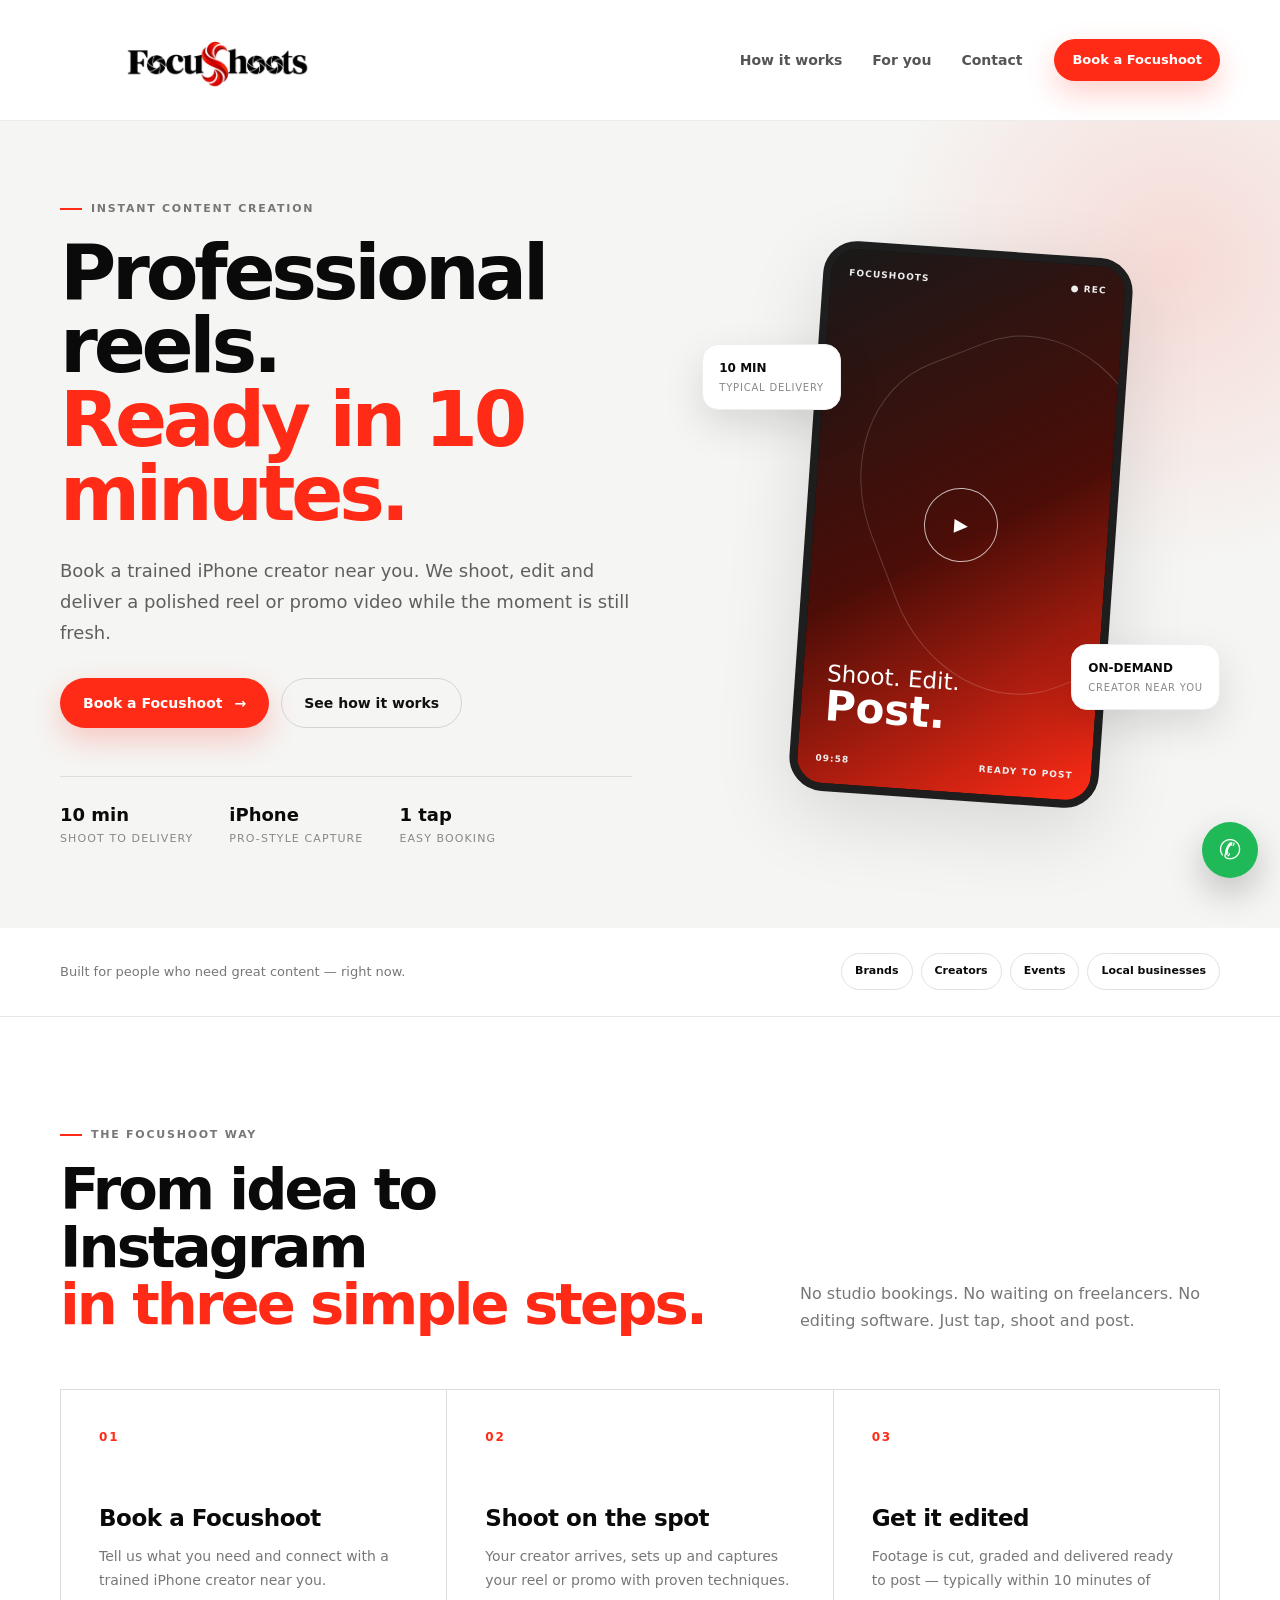
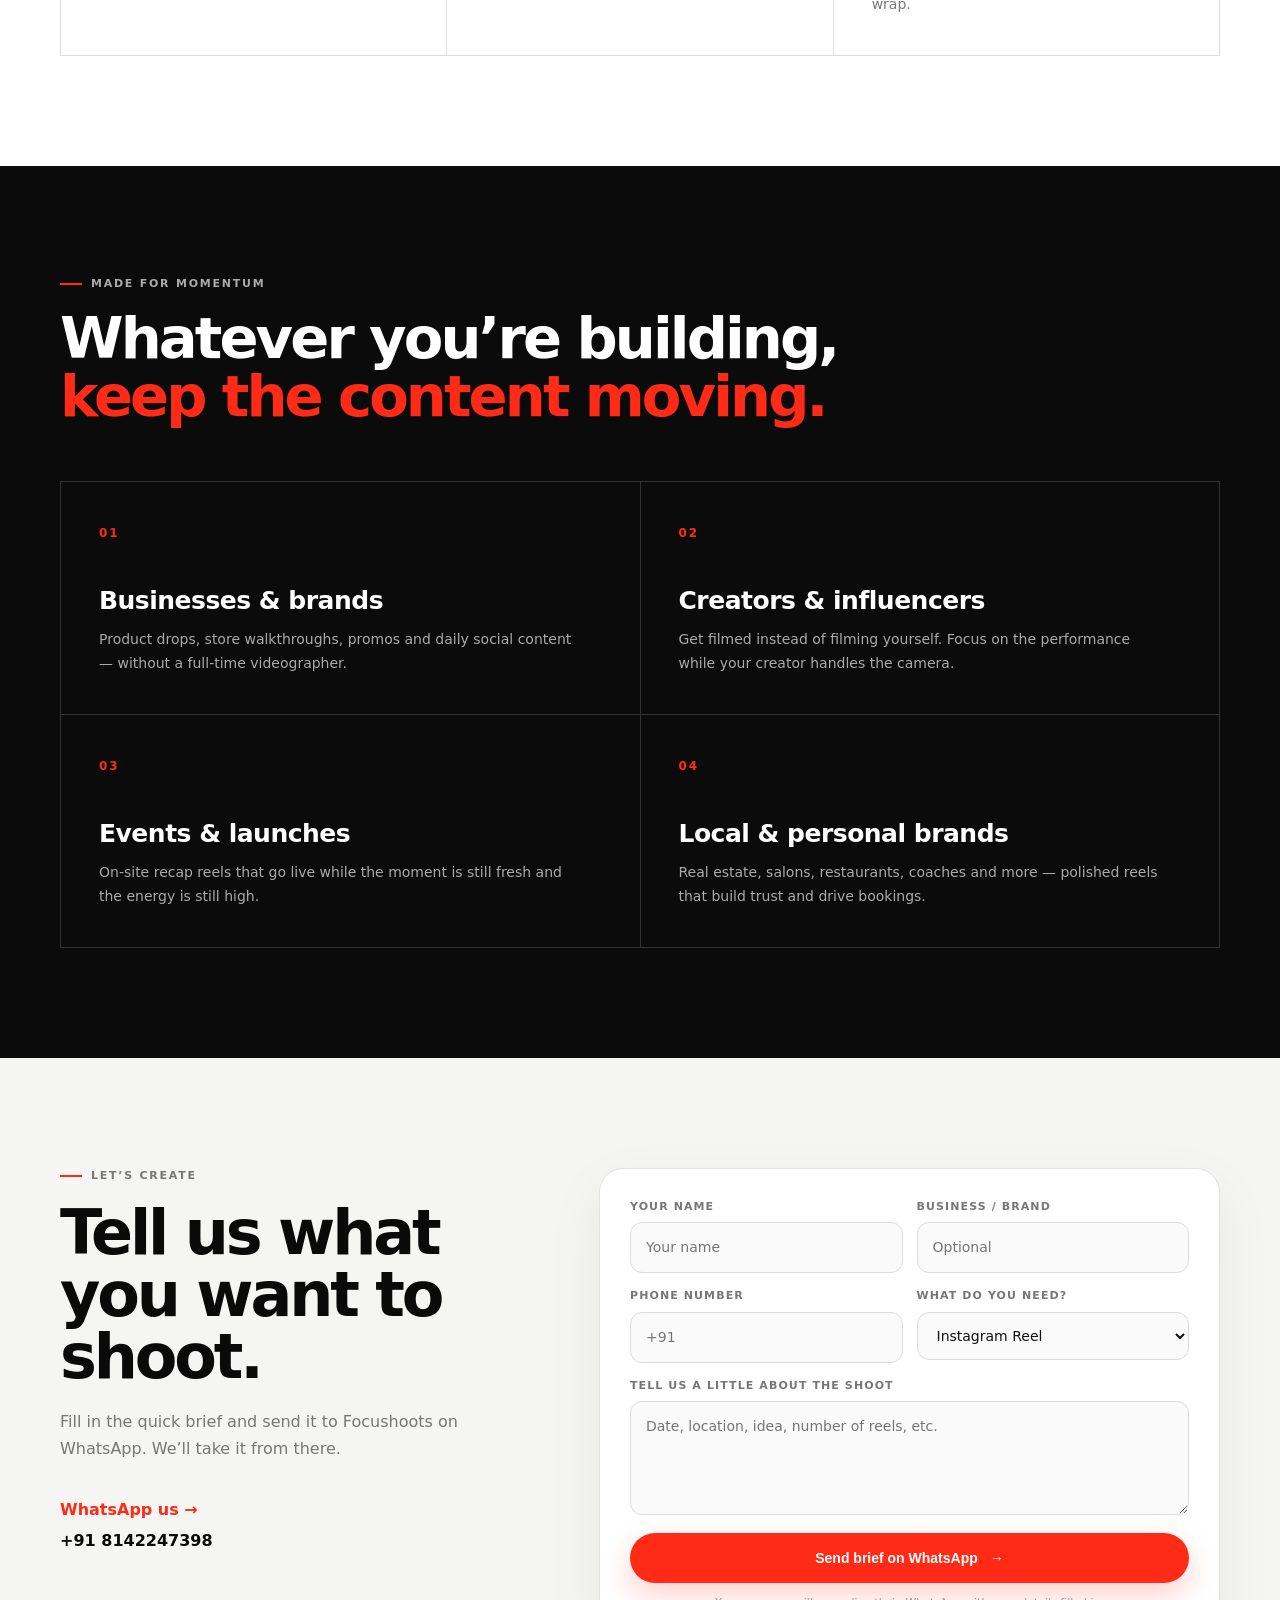
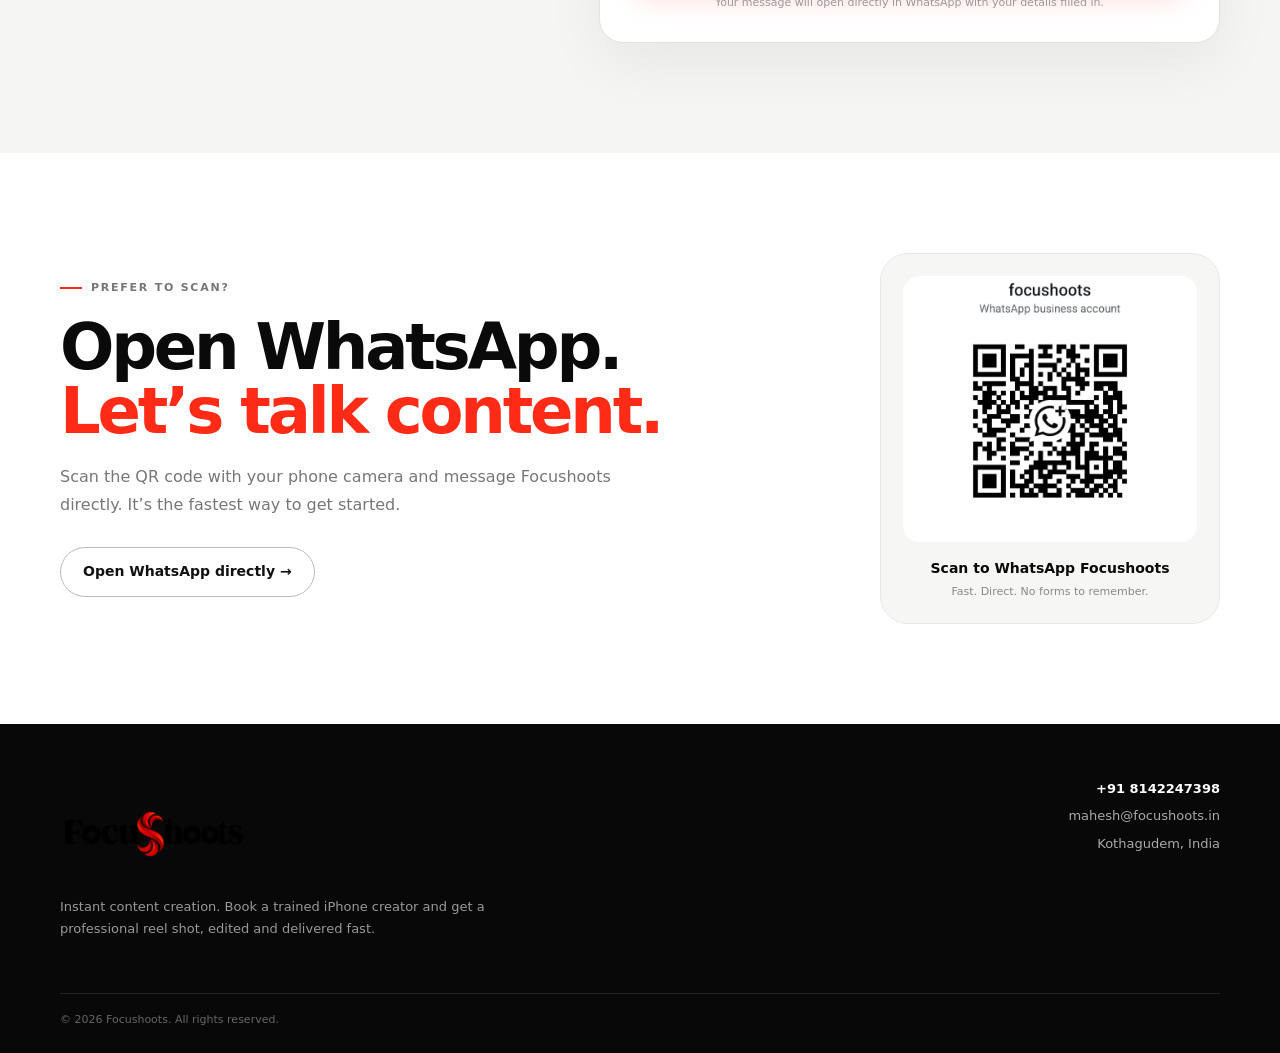
<file: index.html>
<!doctype html>
<html lang="en">
<head>
  <meta charset="utf-8">
  <meta name="viewport" content="width=device-width, initial-scale=1">
  <meta name="theme-color" content="#090909">
  <meta name="description" content="Focushoots connects you with trained iPhone creators nearby who shoot, edit and deliver professional social media reels fast.">
  <title>Focushoots — Shoot. Edit. Post.</title>
  <link rel="stylesheet" href="style.css">
</head>
<body>
  <header class="site-header">
    <div class="container nav-wrap">
      <a class="brand" href="#top" aria-label="Focushoots home">
        <img src="assets/focushoots-logo.png" alt="Focushoots">
      </a>
      <nav class="nav" id="nav">
        <a href="#how-it-works">How it works</a>
        <a href="#who-its-for">For you</a>
        <a href="#contact">Contact</a>
      </nav>
      <a class="btn btn-small btn-red nav-cta" href="#book">Book a Focushoot</a>
      <button class="menu-btn" aria-label="Open menu" aria-expanded="false" aria-controls="nav">☰</button>
    </div>
  </header>

  <main id="top">
    <section class="hero">
      <div class="hero-glow"></div>
      <div class="container hero-grid">
        <div class="hero-copy">
          <div class="eyebrow"><span></span> Instant content creation</div>
          <h1>Professional reels.<br><em>Ready in 10 minutes.</em></h1>
          <p class="hero-text">
            Book a trained iPhone creator near you. We shoot, edit and deliver
            a polished reel or promo video while the moment is still fresh.
          </p>
          <div class="hero-actions">
            <a class="btn btn-red" href="#book">Book a Focushoot <span>→</span></a>
            <a class="btn btn-outline" href="#how-it-works">See how it works</a>
          </div>
          <div class="hero-proof">
            <div><strong>10 min</strong><span>Shoot to delivery</span></div>
            <div><strong>iPhone</strong><span>Pro-style capture</span></div>
            <div><strong>1 tap</strong><span>Easy booking</span></div>
          </div>
        </div>

        <div class="hero-visual" aria-label="Focushoots service preview">
          <div class="phone-card">
            <div class="phone-top"><span>FOCUSHOOTS</span><span>● REC</span></div>
            <div class="phone-screen">
              <div class="play-ring">▶</div>
              <div class="screen-caption">Shoot. Edit.<br><b>Post.</b></div>
            </div>
            <div class="phone-bottom"><span>09:58</span><span>READY TO POST</span></div>
          </div>
          <div class="floating-card fc-one"><b>10 MIN</b><span>Typical delivery</span></div>
          <div class="floating-card fc-two"><b>ON-DEMAND</b><span>Creator near you</span></div>
        </div>
      </div>
    </section>

    <section class="trust-strip">
      <div class="container trust-inner">
        <span>Built for people who need great content — right now.</span>
        <div class="trust-pills">
          <span>Brands</span><span>Creators</span><span>Events</span><span>Local businesses</span>
        </div>
      </div>
    </section>

    <section class="section" id="how-it-works">
      <div class="container">
        <div class="section-head">
          <div>
            <div class="eyebrow"><span></span> The Focushoot way</div>
            <h2>From idea to Instagram<br><em>in three simple steps.</em></h2>
          </div>
          <p>No studio bookings. No waiting on freelancers. No editing software. Just tap, shoot and post.</p>
        </div>

        <div class="steps">
          <article class="step">
            <div class="step-number">01</div>
            <h3>Book a Focushoot</h3>
            <p>Tell us what you need and connect with a trained iPhone creator near you.</p>
          </article>
          <article class="step">
            <div class="step-number">02</div>
            <h3>Shoot on the spot</h3>
            <p>Your creator arrives, sets up and captures your reel or promo with proven techniques.</p>
          </article>
          <article class="step">
            <div class="step-number">03</div>
            <h3>Get it edited</h3>
            <p>Footage is cut, graded and delivered ready to post — typically within 10 minutes of wrap.</p>
          </article>
        </div>
      </div>
    </section>

    <section class="section dark-section" id="who-its-for">
      <div class="container">
        <div class="section-head light">
          <div>
            <div class="eyebrow"><span></span> Made for momentum</div>
            <h2>Whatever you’re building,<br><em>keep the content moving.</em></h2>
          </div>
        </div>

        <div class="audience-grid">
          <article class="audience">
            <span class="audience-icon">01</span>
            <h3>Businesses & brands</h3>
            <p>Product drops, store walkthroughs, promos and daily social content — without a full-time videographer.</p>
          </article>
          <article class="audience">
            <span class="audience-icon">02</span>
            <h3>Creators & influencers</h3>
            <p>Get filmed instead of filming yourself. Focus on the performance while your creator handles the camera.</p>
          </article>
          <article class="audience">
            <span class="audience-icon">03</span>
            <h3>Events & launches</h3>
            <p>On-site recap reels that go live while the moment is still fresh and the energy is still high.</p>
          </article>
          <article class="audience">
            <span class="audience-icon">04</span>
            <h3>Local & personal brands</h3>
            <p>Real estate, salons, restaurants, coaches and more — polished reels that build trust and drive bookings.</p>
          </article>
        </div>
      </div>
    </section>

    <section class="section book-section" id="book">
      <div class="container book-grid">
        <div class="book-copy">
          <div class="eyebrow"><span></span> Let’s create</div>
          <h2>Tell us what you want to shoot.</h2>
          <p>Fill in the quick brief and send it to Focushoots on WhatsApp. We’ll take it from there.</p>
          <div class="contact-mini">
            <a href="https://wa.me/message/VVF6LTLPGUEOH1?src=qr" target="_blank" rel="noopener">WhatsApp us →</a>
            <a href="tel:+918142247398">+91 8142247398</a>
          </div>
        </div>

        <form class="lead-form" id="leadForm">
          <div class="form-row">
            <label>Your name<input id="name" name="name" required placeholder="Your name"></label>
            <label>Business / brand<input id="business" name="business" placeholder="Optional"></label>
          </div>
          <div class="form-row">
            <label>Phone number<input id="phone" name="phone" type="tel" required placeholder="+91"></label>
            <label>What do you need?<select id="service" name="service">
              <option>Instagram Reel</option>
              <option>Product / Brand Promo</option>
              <option>Event / Launch Reel</option>
              <option>Creator Content</option>
              <option>Other</option>
            </select></label>
          </div>
          <label>Tell us a little about the shoot<textarea id="message" name="message" rows="4" placeholder="Date, location, idea, number of reels, etc."></textarea></label>
          <button class="btn btn-red btn-full" type="submit">Send brief on WhatsApp <span>→</span></button>
          <p class="form-note">Your message will open directly in WhatsApp with your details filled in.</p>
        </form>
      </div>
    </section>

    <section class="qr-section" id="contact">
      <div class="container qr-grid">
        <div>
          <div class="eyebrow"><span></span> Prefer to scan?</div>
          <h2>Open WhatsApp.<br><em>Let’s talk content.</em></h2>
          <p>Scan the QR code with your phone camera and message Focushoots directly. It’s the fastest way to get started.</p>
          <a class="btn btn-outline dark-btn" href="https://wa.me/message/VVF6LTLPGUEOH1?src=qr" target="_blank" rel="noopener">Open WhatsApp directly →</a>
        </div>
        <div class="qr-card">
          <img src="assets/whatsapp-qr.png" alt="Focushoots WhatsApp QR code">
          <strong>Scan to WhatsApp Focushoots</strong>
          <span>Fast. Direct. No forms to remember.</span>
        </div>
      </div>
    </section>
  </main>

  <footer>
    <div class="container footer-grid">
      <div>
        <img class="footer-logo" src="assets/focushoots-logo.png" alt="Focushoots">
        <p>Instant content creation. Book a trained iPhone creator and get a professional reel shot, edited and delivered fast.</p>
      </div>
      <div class="footer-contact">
        <a href="tel:+918142247398">+91 8142247398</a>
        <a href="mailto:mahesh@focushoots.in">mahesh@focushoots.in</a>
        <span>Kothagudem, India</span>
      </div>
    </div>
    <div class="container copyright">© <span id="year"></span> Focushoots. All rights reserved.</div>
  </footer>

  <a class="floating-wa" href="https://wa.me/message/VVF6LTLPGUEOH1?src=qr" target="_blank" rel="noopener" aria-label="Chat with Focushoots on WhatsApp">✆</a>
  <script src="script.js"></script>
</body>
</html>
</file>
<file: style.css>
:root{
  --red:#ff2b16;--red2:#ff4a35;--ink:#0a0a0a;--muted:#737373;--line:#e7e7e7;
  --soft:#f5f5f3;--white:#fff;--radius:24px;--shadow:0 24px 80px rgba(0,0,0,.12);
}
*{box-sizing:border-box}
html{scroll-behavior:smooth}
body{margin:0;background:#fff;color:var(--ink);font-family:Inter,ui-sans-serif,system-ui,-apple-system,BlinkMacSystemFont,"Segoe UI",sans-serif;line-height:1.5}
a{color:inherit;text-decoration:none}
img{max-width:100%;display:block}
.container{width:min(1160px,calc(100% - 40px));margin:auto}
.site-header{position:sticky;top:0;z-index:50;background:rgba(255,255,255,.9);backdrop-filter:blur(18px);border-bottom:1px solid rgba(0,0,0,.07)}
.nav-wrap{height:120px;display:flex;align-items:center;gap:28px}
.brand{width:315px;display:block}
.brand img{width:100%;height:102px;object-fit:contain}
.nav{display:flex;gap:30px;margin-left:auto;font-size:14px;font-weight:700;color:#555}
.nav a:hover{color:var(--red)}
.nav-cta{margin-left:4px}
.menu-btn{display:none;background:none;border:0;font-size:25px}
.btn{display:inline-flex;align-items:center;justify-content:center;gap:12px;min-height:50px;padding:0 22px;border-radius:999px;font-size:14px;font-weight:800;border:1px solid transparent;transition:.2s transform,.2s box-shadow,.2s background}
.btn:hover{transform:translateY(-2px)}
.btn-red{background:var(--red);color:white;box-shadow:0 12px 30px rgba(255,43,22,.22)}
.btn-red:hover{background:#e9200c}
.btn-outline{background:transparent;border-color:#d4d4d4;color:#111}
.btn-outline:hover{border-color:#111}
.btn-small{min-height:42px;padding:0 17px;font-size:13px}
.hero{position:relative;overflow:hidden;background:var(--soft);min-height:650px;display:flex;align-items:center}
.hero-glow{position:absolute;width:650px;height:650px;border-radius:50%;right:-220px;top:-180px;background:radial-gradient(circle,rgba(255,43,22,.13),transparent 65%)}
.hero-grid{display:grid;grid-template-columns:1.05fr .95fr;align-items:center;gap:70px;padding:80px 0}
.eyebrow{display:flex;align-items:center;gap:9px;text-transform:uppercase;letter-spacing:.16em;font-size:11px;font-weight:900;color:#777;margin-bottom:18px}
.eyebrow span{width:22px;height:2px;background:var(--red);display:inline-block}
h1,h2,h3,p{margin-top:0}
h1{font-size:clamp(48px,6vw,78px);line-height:.96;letter-spacing:-.055em;margin-bottom:26px;max-width:760px}
h1 em,h2 em{font-style:normal;color:var(--red)}
.hero-text{font-size:18px;color:#5f5f5f;max-width:620px;line-height:1.7;margin-bottom:30px}
.hero-actions{display:flex;gap:12px;flex-wrap:wrap}
.hero-proof{display:flex;gap:36px;margin-top:48px;padding-top:24px;border-top:1px solid #ddd}
.hero-proof div{display:flex;flex-direction:column;gap:3px}
.hero-proof strong{font-size:18px}
.hero-proof span{font-size:11px;color:#888;text-transform:uppercase;letter-spacing:.1em}
.hero-visual{min-height:480px;position:relative;display:grid;place-items:center}
.phone-card{width:min(310px,75%);aspect-ratio:9/16;border-radius:34px;background:#111;border:8px solid #1e1e1e;box-shadow:var(--shadow);overflow:hidden;position:relative;transform:rotate(4deg)}
.phone-top,.phone-bottom{position:absolute;left:18px;right:18px;display:flex;justify-content:space-between;color:#eee;font-size:9px;letter-spacing:.12em;font-weight:800;z-index:2}
.phone-top{top:18px}.phone-bottom{bottom:18px}
.phone-screen{position:absolute;inset:0;background:linear-gradient(150deg,#191919 0%,#4b0d07 52%,#ff2b16 100%);display:flex;align-items:center;justify-content:center}
.phone-screen:after{content:"";position:absolute;inset:15% -20% 20% 20%;border:1px solid rgba(255,255,255,.18);transform:rotate(-25deg);border-radius:40%}
.play-ring{width:74px;height:74px;border:1px solid rgba(255,255,255,.7);border-radius:50%;display:grid;place-items:center;color:#fff;font-size:18px;z-index:2}
.screen-caption{position:absolute;left:24px;bottom:55px;color:#fff;font-size:23px;line-height:1.02;z-index:2}
.screen-caption b{font-size:42px}
.floating-card{position:absolute;background:#fff;border:1px solid #eee;border-radius:16px;padding:14px 16px;box-shadow:0 15px 40px rgba(0,0,0,.12);display:flex;flex-direction:column}
.floating-card b{font-size:12px}.floating-card span{font-size:10px;color:#888;text-transform:uppercase;letter-spacing:.08em;margin-top:3px}
.fc-one{left:0;top:95px}.fc-two{right:0;bottom:90px}
.trust-strip{border-bottom:1px solid var(--line);background:#fff}
.trust-inner{min-height:88px;display:flex;align-items:center;justify-content:space-between;gap:30px}
.trust-inner>span{font-size:13px;color:#777}
.trust-pills{display:flex;gap:8px;flex-wrap:wrap}
.trust-pills span{padding:9px 13px;border:1px solid #e2e2e2;border-radius:999px;font-size:11px;font-weight:700}
.section{padding:110px 0}
.section-head{display:flex;justify-content:space-between;gap:50px;align-items:end;margin-bottom:55px}
.section-head h2,h2{font-size:clamp(38px,4.5vw,60px);line-height:1;letter-spacing:-.05em;margin-bottom:0}
.section-head>p{max-width:420px;color:#777;line-height:1.7;margin:0}
.steps{display:grid;grid-template-columns:repeat(3,1fr);gap:1px;background:#ddd;border:1px solid #ddd}
.step{background:#fff;padding:38px;min-height:260px}
.step-number{color:var(--red);font-size:12px;font-weight:900;letter-spacing:.15em;margin-bottom:55px}
.step h3{font-size:23px;letter-spacing:-.02em;margin-bottom:10px}
.step p{color:#777;font-size:14px;line-height:1.7;margin-bottom:0}
.dark-section{background:#0b0b0b;color:#fff}
.light .eyebrow{color:#aaa}
.audience-grid{display:grid;grid-template-columns:repeat(2,1fr);gap:1px;background:#333;border:1px solid #333}
.audience{background:#0b0b0b;padding:38px;min-height:230px;transition:.2s background}
.audience:hover{background:#151515}
.audience-icon{color:var(--red);font-size:12px;font-weight:900;letter-spacing:.15em}
.audience h3{font-size:25px;margin:38px 0 9px;letter-spacing:-.02em}
.audience p{color:#aaa;max-width:480px;font-size:14px;line-height:1.7;margin-bottom:0}
.book-section{background:var(--soft)}
.book-grid{display:grid;grid-template-columns:.85fr 1.15fr;gap:80px;align-items:start}
.book-copy h2{font-size:clamp(42px,5vw,62px);line-height:1;letter-spacing:-.05em;margin-bottom:20px}
.book-copy>p{color:#777;max-width:450px;line-height:1.7}
.contact-mini{display:flex;flex-direction:column;gap:7px;margin-top:35px;font-weight:800}
.contact-mini a:first-child{color:var(--red)}
.lead-form{background:#fff;border:1px solid #e2e2e2;border-radius:var(--radius);padding:30px;box-shadow:0 20px 60px rgba(0,0,0,.06)}
.form-row{display:grid;grid-template-columns:1fr 1fr;gap:14px}
label{display:flex;flex-direction:column;gap:7px;font-size:11px;text-transform:uppercase;letter-spacing:.1em;font-weight:900;color:#777;margin-bottom:15px}
input,select,textarea{width:100%;font:inherit;text-transform:none;letter-spacing:normal;font-weight:500;font-size:14px;border:1px solid #ddd;border-radius:12px;background:#fafafa;padding:14px 15px;outline:none;color:#111}
textarea{resize:vertical}
input:focus,select:focus,textarea:focus{border-color:#111;background:#fff}
.btn-full{width:100%;border:0;margin-top:3px}
.form-note{font-size:11px;color:#999;text-align:center;margin:12px 0 0}
.qr-section{padding:100px 0;background:#fff}
.qr-grid{display:grid;grid-template-columns:1fr 340px;align-items:center;gap:100px}
.qr-grid h2{font-size:clamp(44px,5vw,65px);margin-bottom:20px}
.qr-grid p{color:#777;max-width:560px;line-height:1.75;margin-bottom:28px}
.dark-btn{border-color:#bbb}
.qr-card{background:#f6f6f4;border-radius:28px;padding:22px;text-align:center;border:1px solid #e8e8e8}
.qr-card img{width:100%;border-radius:16px;background:#fff}
.qr-card strong{display:block;margin-top:16px;font-size:14px}
.qr-card span{display:block;color:#888;font-size:11px;margin-top:5px}
footer{background:#080808;color:#fff;padding:55px 0 25px}
.footer-grid{display:flex;justify-content:space-between;gap:50px}
.footer-grid>div:first-child{max-width:440px}
.footer-logo{width:315px;height:102px;object-fit:contain;object-position:left center;margin-bottom:15px}
footer p{color:#999;font-size:13px;line-height:1.7}
.footer-contact{display:flex;flex-direction:column;gap:8px;text-align:right;font-size:13px;color:#aaa}
.footer-contact a:first-child{color:#fff;font-weight:800}
.copyright{border-top:1px solid #252525;margin-top:40px;padding-top:18px;color:#666;font-size:11px}
.floating-wa{position:fixed;right:22px;bottom:22px;width:56px;height:56px;border-radius:50%;background:#20b958;color:#fff;display:grid;place-items:center;font-size:27px;font-weight:700;z-index:40;box-shadow:0 15px 35px rgba(0,0,0,.22)}
@media(max-width:900px){
  .nav{display:none}.nav-cta{margin-left:auto}.menu-btn{display:block}
  .nav.open{display:flex;position:absolute;left:20px;right:20px;top:70px;background:#fff;border:1px solid #ddd;border-radius:16px;padding:18px;flex-direction:column;box-shadow:var(--shadow)}
  .hero-grid,.book-grid,.qr-grid{grid-template-columns:1fr;gap:45px}
  .hero{min-height:auto}.hero-grid{padding:70px 0}.hero-visual{min-height:430px}
  .section-head{align-items:start;flex-direction:column}.steps{grid-template-columns:1fr}
  .audience-grid{grid-template-columns:1fr}.qr-grid{gap:45px}.qr-card{max-width:360px}
}
@media(max-width:620px){
  .container{width:min(100% - 28px,1160px)}
  .nav-cta{display:none}.brand{width:262px}
  h1{font-size:48px}.hero-text{font-size:16px}
  .hero-proof{gap:18px;justify-content:space-between}.hero-proof strong{font-size:16px}.hero-proof span{font-size:9px}
  .phone-card{width:245px}.floating-card{padding:11px 12px}.fc-one{left:5px}.fc-two{right:5px}
  .section{padding:78px 0}.step,.audience{padding:28px}.step-number{margin-bottom:35px}
  .form-row{grid-template-columns:1fr}.lead-form{padding:20px}
  .footer-grid{flex-direction:column}.footer-contact{text-align:left}
  .qr-section{padding:75px 0}
}
</file>
